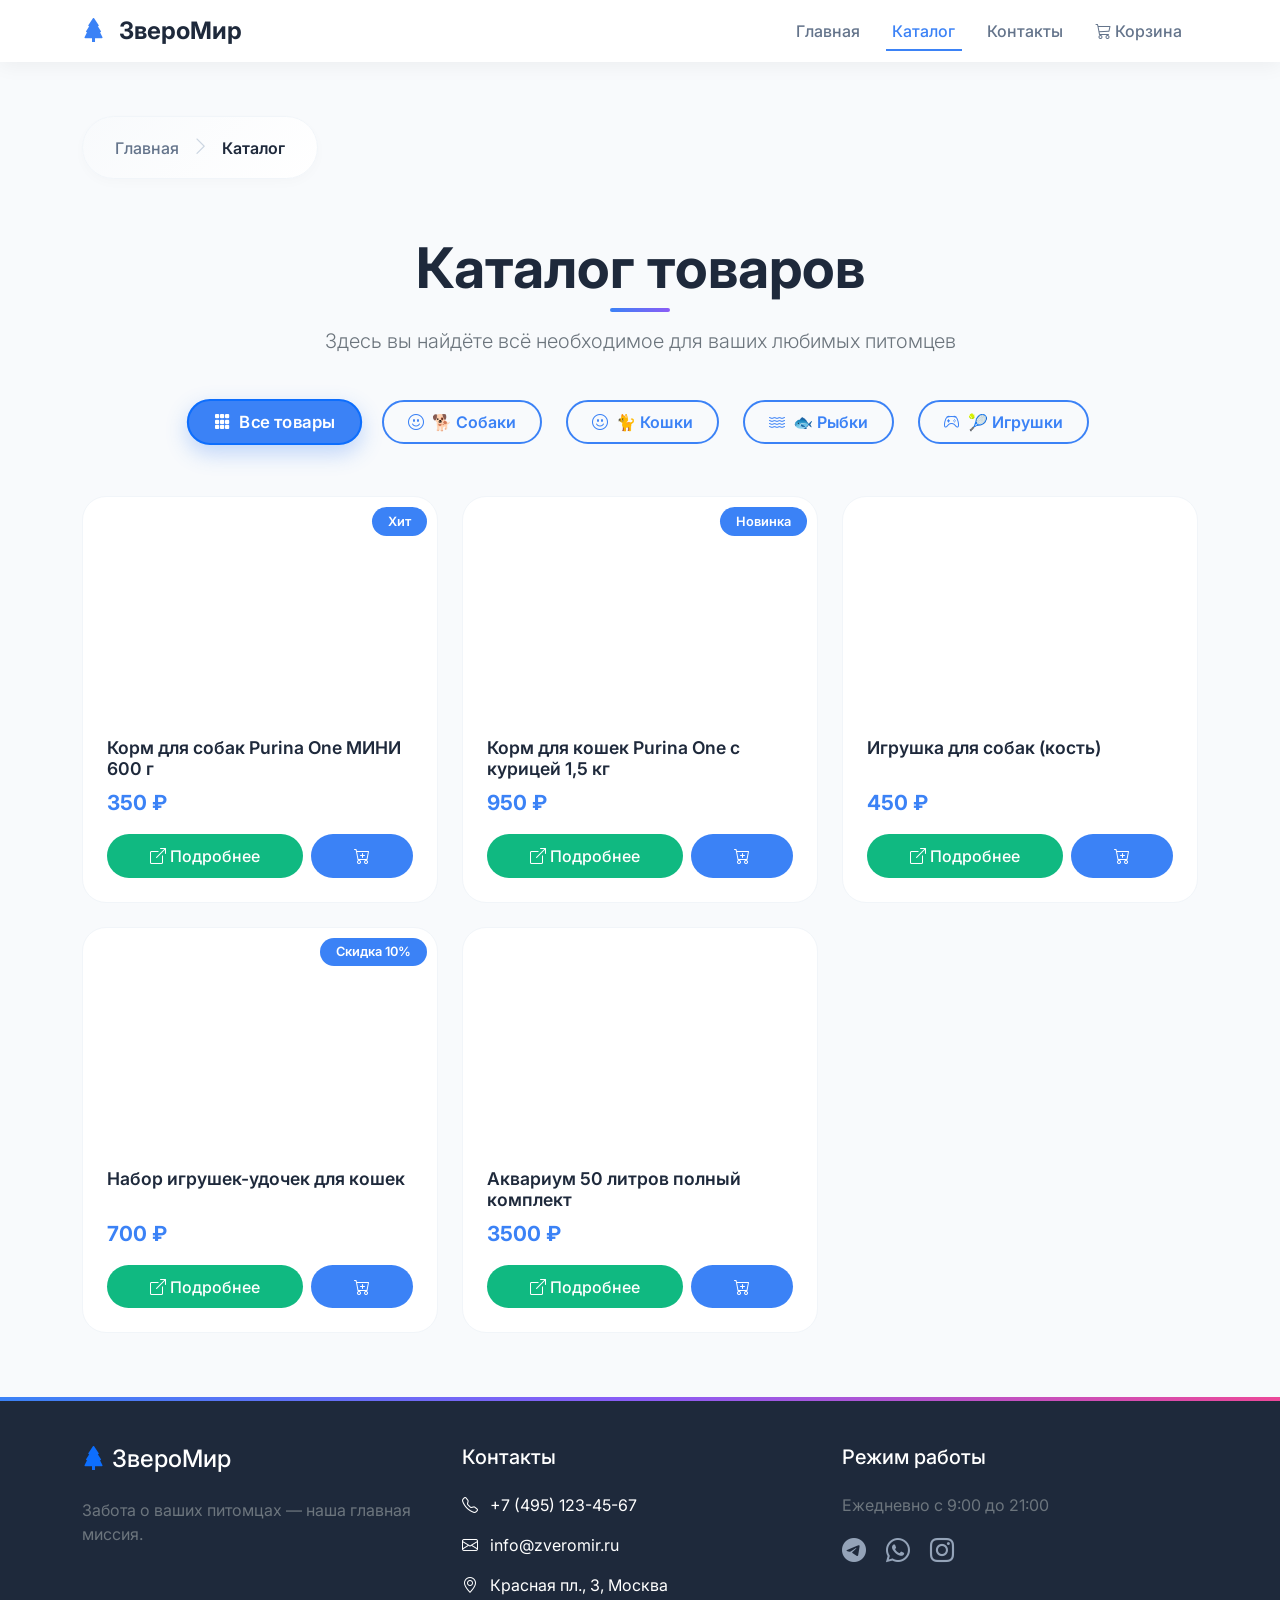
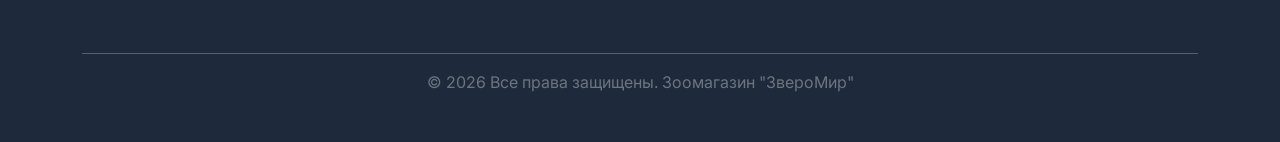
<file: catalog.html>
<!doctype html>
<html lang="ru">
<head>
    <meta charset="UTF-8">
    <meta name="viewport" content="width=device-width, initial-scale=1.0">
    <title>Каталог - Зоомагазин "ЗвероМир"</title>
    
    <!-- Bootstrap CSS -->
    <link href="https://cdn.jsdelivr.net/npm/bootstrap@5.3.0/dist/css/bootstrap.min.css" rel="stylesheet">
    <!-- Bootstrap Icons -->
    <link rel="stylesheet" href="https://cdn.jsdelivr.net/npm/bootstrap-icons@1.11.0/font/bootstrap-icons.css">
    <!-- AOS Animation Library -->
    <link href="https://unpkg.com/aos@2.3.1/dist/aos.css" rel="stylesheet">
    <!-- Custom CSS -->
    <link rel="stylesheet" href="style.css">
</head>
<body>

<!-- Навигационная панель -->
<nav class="navbar navbar-expand-lg navbar-light fixed-top">
    <div class="container">
        <a class="navbar-brand" href="index.html">
            <i class="bi bi-tree-fill"></i> ЗвероМир
        </a>
        <button class="navbar-toggler" type="button" data-bs-toggle="collapse" data-bs-target="#navbarNav">
            <span class="navbar-toggler-icon"></span>
        </button>
        <div class="collapse navbar-collapse" id="navbarNav">
            <ul class="navbar-nav ms-auto">
                <li class="nav-item">
                    <a class="nav-link" href="index.html">Главная</a>
                </li>
                <li class="nav-item">
                    <a class="nav-link active" href="catalog.html">Каталог</a>
                </li>
                <li class="nav-item">
                    <a class="nav-link" href="contacts.html">Контакты</a>
                </li>
                <li class="nav-item">
                    <a class="nav-link cart-link" href="cart.html">
                        <i class="bi bi-cart3"></i> Корзина
                        <span class="cart-count d-none">0</span>
                    </a>
                </li>
            </ul>
        </div>
    </div>
</nav>

<!-- Хлебные крошки -->
<div class="container mt-4">
    <div class="breadcrumb-custom" data-aos="fade-up">
        <a href="index.html">Главная</a>
        <i class="bi bi-chevron-right"></i>
        <span class="active">Каталог</span>
    </div>
</div>

<!-- Заголовок -->
<section class="py-4">
    <div class="container text-center" data-aos="fade-up">
        <h1 class="display-4 fw-bold mb-4">Каталог товаров</h1>
        <p class="lead text-secondary mx-auto" style="max-width: 700px;" data-aos="fade-up" data-aos-delay="100">
            Здесь вы найдёте всё необходимое для ваших любимых питомцев
        </p>
    </div>
</section>

<!-- Кнопки-фильтры -->
<div class="container mb-5">
    <div class="d-flex justify-content-center gap-3 flex-wrap" data-aos="fade-up" data-aos-delay="200">
        <button class="btn btn-outline-primary rounded-pill px-4 py-2 filter-btn active" data-filter="all">
            <i class="bi bi-grid-3x3-gap-fill me-2"></i>Все товары
        </button>
        <button class="btn btn-outline-primary rounded-pill px-4 py-2 filter-btn" data-filter="dogs">
            <i class="bi bi-emoji-smile me-2"></i>🐕 Собаки
        </button>
        <button class="btn btn-outline-primary rounded-pill px-4 py-2 filter-btn" data-filter="cats">
            <i class="bi bi-emoji-smile me-2"></i>🐈 Кошки
        </button>
        <button class="btn btn-outline-primary rounded-pill px-4 py-2 filter-btn" data-filter="fish">
            <i class="bi bi-water me-2"></i>🐟 Рыбки
        </button>
        <button class="btn btn-outline-primary rounded-pill px-4 py-2 filter-btn" data-filter="toys">
            <i class="bi bi-controller me-2"></i>🎾 Игрушки
        </button>
    </div>
</div>

<!-- Индикатор загрузки -->
<div class="loading-spinner" id="loadingSpinner">
    <div class="loader"></div>
    <p class="mt-3 text-secondary">Загрузка товаров...</p>
</div>

<!-- Товары -->
<div class="container">
    <div class="row g-4" id="productsContainer"></div>
</div>

<!-- Кнопка наверх -->
<button id="scrollTopBtn" class="btn btn-primary">
    <i class="bi bi-arrow-up"></i>
</button>

<!-- Уведомления -->
<div id="notification-container"></div>

<!-- Футер -->
<footer>
    <div class="container">
        <div class="row">
            <div class="col-md-4 mb-4" data-aos="fade-up" data-aos-delay="100">
                <h4 class="mb-4"><i class="bi bi-tree-fill text-primary"></i> ЗвероМир</h4>
                <p class="text-secondary">Забота о ваших питомцах — наша главная миссия.</p>
            </div>
            <div class="col-md-4 mb-4" data-aos="fade-up" data-aos-delay="200">
                <h5 class="mb-4">Контакты</h5>
                <p><i class="bi bi-telephone me-2"></i> +7 (495) 123-45-67</p>
                <p><i class="bi bi-envelope me-2"></i> info@zveromir.ru</p>
                <p><i class="bi bi-geo-alt me-2"></i> Красная пл., 3, Москва</p>
            </div>
            <div class="col-md-4 mb-4" data-aos="fade-up" data-aos-delay="300">
                <h5 class="mb-4">Режим работы</h5>
                <p class="text-secondary">Ежедневно с 9:00 до 21:00</p>
                <div class="social-links">
                    <a href="#"><i class="bi bi-telegram"></i></a>
                    <a href="#"><i class="bi bi-whatsapp"></i></a>
                    <a href="#"><i class="bi bi-instagram"></i></a>
                </div>
            </div>
        </div>
        <hr class="bg-secondary">
        <p class="text-center text-secondary mb-0">&copy; 2026 Все права защищены. Зоомагазин "ЗвероМир"</p>
    </div>
</footer>

<!-- Bootstrap JS -->
<script src="https://cdn.jsdelivr.net/npm/bootstrap@5.3.0/dist/js/bootstrap.bundle.min.js"></script>
<!-- AOS JS -->
<script src="https://unpkg.com/aos@2.3.1/dist/aos.js"></script>
<!-- Cart JS -->
<script src="cart.js"></script>
<script>
    // Инициализация AOS
    AOS.init({ duration: 800, once: true });

    // Данные товаров
    const products = [
        { 
            id: 'product1', 
            name: 'Корм для собак Purina One МИНИ 600 г', 
            price: 350, 
            image: 'https://shop.purina.ru/media/catalog/product//5/2/52530a60-5947-11ee-8527-06612dae177d_jedk5vrzirrvaqpb.png', 
            category: 'dogs',
            link: 'product1.html',
            badge: 'Хит'
        },
        { 
            id: 'product2', 
            name: 'Корм для кошек Purina One с курицей 1,5 кг', 
            price: 950, 
            image: 'https://shop.purina.ru/media/catalog/product//1/0/104ab9ae-5e12-11ee-aa1b-067a761482e2_jfnxm2svorofzwvq.webp', 
            category: 'cats',
            link: 'product2.html',
            badge: 'Новинка'
        },
        { 
            id: 'product3', 
            name: 'Игрушка для собак (кость)', 
            price: 450, 
            image: 'https://aqplus.ru/upload/resize_cache/iblock/6ba/1200_1200_140cd750bba9870f18aada2478b24840a/ezvguzrqlldu1kr1p1bsrg2urei8o5ng.jpg', 
            category: 'toys',
            link: 'product3.html'
        },
        { 
            id: 'product4', 
            name: 'Набор игрушек-удочек для кошек', 
            price: 700, 
            image: 'https://api.zapovednik96.ru/upload/iblock/500/500fc4b9103d50aaf9e6d7cd3fbefd99.jpg', 
            category: 'toys',
            link: 'product4.html',
            badge: 'Скидка 10%'
        },
        { 
            id: 'product5', 
            name: 'Аквариум 50 литров полный комплект', 
            price: 3500, 
            image: 'https://dolinaakvariumov.ru/image/cache/catalog/Akvas_2024/pryamoj/50loreh-300x300.jpg', 
            category: 'fish',
            link: 'product5.html'
        }
    ];

    // Функция для отображения товаров
    function displayProducts(filter = 'all') {
        const container = document.getElementById('productsContainer');
        const spinner = document.getElementById('loadingSpinner');
        
        if (!container) return;
        
        spinner.classList.add('show');
        
        setTimeout(() => {
            const filtered = filter === 'all' ? products : products.filter(p => p.category === filter);
            
            if (filtered.length === 0) {
                container.innerHTML = `
                    <div class="col-12 text-center py-5">
                        <i class="bi bi-emoji-frown display-1 text-secondary mb-4"></i>
                        <h3 class="fw-bold mb-3">Товары не найдены</h3>
                        <p class="text-secondary mb-4">В этой категории пока нет товаров</p>
                        <button class="btn btn-primary filter-btn" data-filter="all">Показать все товары</button>
                    </div>
                `;
            } else {
                container.innerHTML = filtered.map((product, index) => `
                    <div class="col-md-6 col-lg-4">
                        <div class="product-card">
                            ${product.badge ? `<span class="product-badge">${product.badge}</span>` : ''}
                            <img src="${product.image}" class="img-fluid" alt="${product.name}" 
                                 onerror="this.src='https://via.placeholder.com/250x250?text=Нет+фото'">
                            <h5>${product.name}</h5>
                            <p class="price">${product.price} ₽</p>
                            <div class="d-flex gap-2">
                                <a href="${product.link}" class="btn btn-success flex-grow-1">
                                    <i class="bi bi-box-arrow-up-right me-1"></i>Подробнее
                                </a>
                                <button class="btn btn-primary add-to-cart-btn flex-grow-1" 
                                        data-id="${product.id}"
                                        data-name="${product.name}"
                                        data-price="${product.price}"
                                        data-image="${product.image}">
                                    <i class="bi bi-cart-plus"></i>
                                </button>
                            </div>
                        </div>
                    </div>
                `).join('');
            }
            
            spinner.classList.remove('show');
            
            // Добавляем обработчики для кнопок "В корзину"
            attachAddToCartHandlers();
        }, 300);
    }

    // Функция для обработки кнопок добавления в корзину
    function attachAddToCartHandlers() {
        document.querySelectorAll('.add-to-cart-btn').forEach(btn => {
            btn.removeEventListener('click', handleAddToCart);
            btn.addEventListener('click', handleAddToCart);
        });
    }

    // Обработчик добавления в корзину
    function handleAddToCart(e) {
        e.preventDefault();
        e.stopPropagation();
        
        const product = {
            id: this.dataset.id,
            name: this.dataset.name,
            price: parseInt(this.dataset.price),
            image: this.dataset.image
        };
        
        // Используем CartManager
        if (window.CartManager) {
            window.CartManager.addToCart(product);
        }
    }

    // Инициализация при загрузке
    document.addEventListener('DOMContentLoaded', function() {
        displayProducts('all');
        
        // Обработчики фильтров
        document.querySelectorAll('.filter-btn').forEach(btn => {
            btn.addEventListener('click', function() {
                document.querySelectorAll('.filter-btn').forEach(b => b.classList.remove('active'));
                this.classList.add('active');
                displayProducts(this.dataset.filter);
            });
        });
    });
</script>
</body>
</html>
</file>
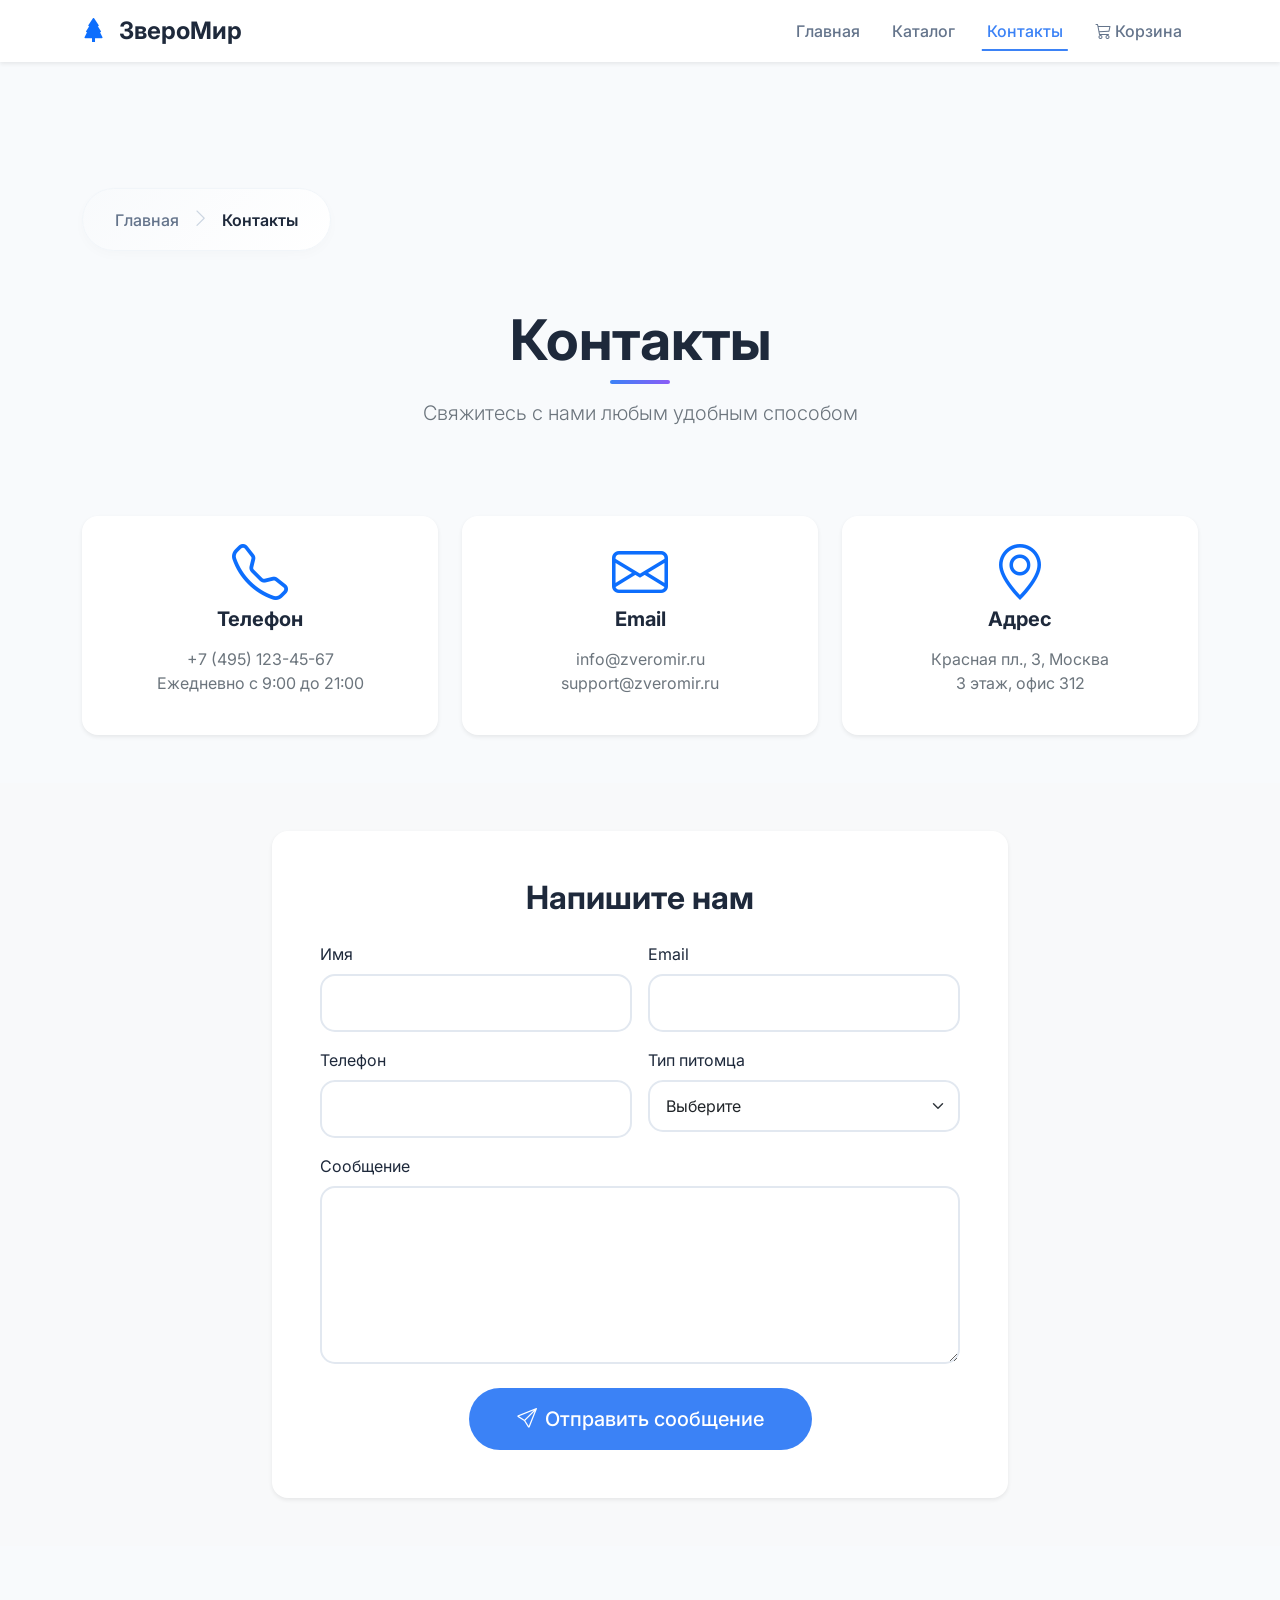
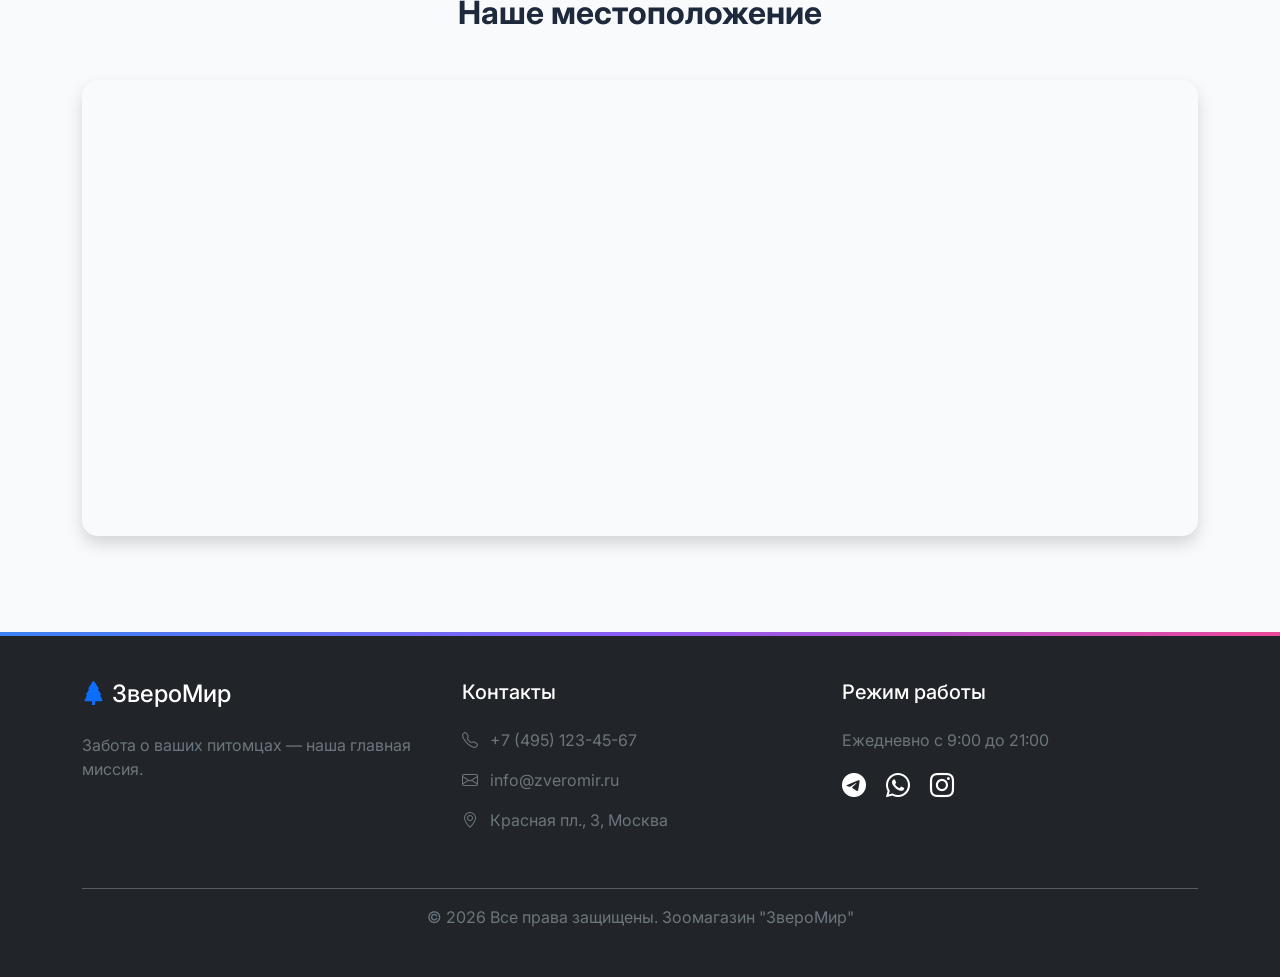
<file: contacts.html>
<!doctype html>
<html lang="ru">
<head>
    <meta charset="UTF-8">
    <meta name="viewport" content="width=device-width, initial-scale=1.0">
    <title>Контакты - Зоомагазин "ЗвероМир"</title>
    
    <!-- Bootstrap CSS -->
    <link href="https://cdn.jsdelivr.net/npm/bootstrap@5.3.0/dist/css/bootstrap.min.css" rel="stylesheet">
    <!-- Bootstrap Icons -->
    <link rel="stylesheet" href="https://cdn.jsdelivr.net/npm/bootstrap-icons@1.11.0/font/bootstrap-icons.css">
    <!-- AOS Animation Library -->
    <link href="https://unpkg.com/aos@2.3.1/dist/aos.css" rel="stylesheet">
    <!-- Custom CSS -->
    <link rel="stylesheet" href="style.css">
</head>
<body>

<!-- Навигационная панель -->
<nav class="navbar navbar-expand-lg navbar-light bg-white shadow-sm fixed-top">
    <div class="container">
        <a class="navbar-brand logo" href="index.html">
            <i class="bi bi-tree-fill text-primary"></i> ЗвероМир
        </a>
        <button class="navbar-toggler" type="button" data-bs-toggle="collapse" data-bs-target="#navbarNav">
            <span class="navbar-toggler-icon"></span>
        </button>
        <div class="collapse navbar-collapse" id="navbarNav">
            <ul class="navbar-nav ms-auto">
                <li class="nav-item">
                    <a class="nav-link" href="index.html">Главная</a>
                </li>
                <li class="nav-item">
                    <a class="nav-link" href="catalog.html">Каталог</a>
                </li>
                <li class="nav-item">
                    <a class="nav-link active" href="contacts.html">Контакты</a>
                </li>
                <li class="nav-item">
                    <a class="nav-link cart-link" href="cart.html" id="cartLink">
                        <i class="bi bi-cart3"></i> Корзина
                        <span class="cart-count d-none">0</span>
                    </a>
                </li>
            </ul>
        </div>
    </div>
</nav>

<!-- Хлебные крошки -->
<div class="container mt-5 pt-5">
    <div class="breadcrumb-custom" data-aos="fade-up">
        <a href="index.html">Главная</a>
        <i class="bi bi-chevron-right"></i>
        <span class="active">Контакты</span>
    </div>
</div>

<!-- Заголовок -->
<section class="py-4">
    <div class="container text-center" data-aos="fade-up">
        <h1 class="display-4 fw-bold mb-4">Контакты</h1>
        <p class="lead text-secondary mx-auto" style="max-width: 700px;">
            Свяжитесь с нами любым удобным способом
        </p>
    </div>
</section>

<!-- Контактная информация -->
<section class="py-5">
    <div class="container">
        <div class="row g-4">
            <div class="col-md-4" data-aos="fade-up" data-aos-delay="100">
                <div class="bg-white p-4 rounded-4 shadow-sm text-center h-100">
                    <i class="bi bi-telephone display-4 text-primary mb-3"></i>
                    <h3 class="h5 fw-bold mb-3">Телефон</h3>
                    <p class="text-secondary mb-0">+7 (495) 123-45-67</p>
                    <p class="text-secondary">Ежедневно с 9:00 до 21:00</p>
                </div>
            </div>
            <div class="col-md-4" data-aos="fade-up" data-aos-delay="200">
                <div class="bg-white p-4 rounded-4 shadow-sm text-center h-100">
                    <i class="bi bi-envelope display-4 text-primary mb-3"></i>
                    <h3 class="h5 fw-bold mb-3">Email</h3>
                    <p class="text-secondary mb-0">info@zveromir.ru</p>
                    <p class="text-secondary">support@zveromir.ru</p>
                </div>
            </div>
            <div class="col-md-4" data-aos="fade-up" data-aos-delay="300">
                <div class="bg-white p-4 rounded-4 shadow-sm text-center h-100">
                    <i class="bi bi-geo-alt display-4 text-primary mb-3"></i>
                    <h3 class="h5 fw-bold mb-3">Адрес</h3>
                    <p class="text-secondary mb-0">Красная пл., 3, Москва</p>
                    <p class="text-secondary">3 этаж, офис 312</p>
                </div>
            </div>
        </div>
    </div>
</section>

<!-- Форма обратной связи -->
<section class="py-5 bg-light">
    <div class="container">
        <div class="row justify-content-center">
            <div class="col-lg-8">
                <div class="bg-white p-5 rounded-4 shadow-sm" data-aos="fade-up">
                    <h2 class="text-center fw-bold mb-4">Напишите нам</h2>
                    <form id="contactForm" class="needs-validation" novalidate>
                        <div class="row g-3">
                            <div class="col-md-6">
                                <label class="form-label">Имя</label>
                                <input type="text" class="form-control form-control-lg" required>
                                <div class="invalid-feedback">Введите имя</div>
                            </div>
                            <div class="col-md-6">
                                <label class="form-label">Email</label>
                                <input type="email" class="form-control form-control-lg" required>
                                <div class="invalid-feedback">Введите корректный email</div>
                            </div>
                            <div class="col-md-6">
                                <label class="form-label">Телефон</label>
                                <input type="tel" class="form-control form-control-lg">
                            </div>
                            <div class="col-md-6">
                                <label class="form-label">Тип питомца</label>
                                <select class="form-select form-control-lg">
                                    <option value="">Выберите</option>
                                    <option value="dog">Собака</option>
                                    <option value="cat">Кошка</option>
                                    <option value="fish">Рыбки</option>
                                    <option value="bird">Птицы</option>
                                    <option value="rodent">Грызуны</option>
                                    <option value="reptile">Рептилии</option>
                                </select>
                            </div>
                            <div class="col-12">
                                <label class="form-label">Сообщение</label>
                                <textarea class="form-control form-control-lg" rows="5" required></textarea>
                                <div class="invalid-feedback">Введите сообщение</div>
                            </div>
                            <div class="col-12 text-center mt-4">
                                <button type="submit" class="btn btn-primary btn-lg px-5 py-3">
                                    <i class="bi bi-send me-2"></i>Отправить сообщение
                                </button>
                            </div>
                        </div>
                    </form>
                </div>
            </div>
        </div>
    </div>
</section>

<!-- Карта -->
<section class="py-5">
    <div class="container">
        <h2 class="text-center fw-bold mb-5" data-aos="fade-up">Наше местоположение</h2>
        <div class="rounded-4 overflow-hidden shadow" data-aos="fade-up">
            <iframe src="https://www.google.com/maps/embed?pb=!1m18!1m12!1m3!1d2245.373789929247!2d37.61773491593037!3d55.75199498055105!2m3!1f0!2f0!3f0!3m2!1i1024!2i768!4f13.1!3m3!1m2!1s0x46b54a5a738fa419%3A0x7c347d506b52311f!2z0JzQvtGB0LrQstCw!5e0!3m2!1sru!2sru!4v1645451234567!5m2!1sru!2sru" 
                    width="100%" 
                    height="450" 
                    style="border:0;" 
                    allowfullscreen="" 
                    loading="lazy"
                    title="Карта"></iframe>
        </div>
    </div>
</section>

<!-- Кнопка наверх -->
<button id="scrollTopBtn" class="btn btn-primary">
    <i class="bi bi-arrow-up"></i>
</button>

<!-- Уведомления -->
<div id="notification-container"></div>

<!-- Футер -->
<footer class="bg-dark text-white py-5 mt-5">
    <div class="container">
        <div class="row">
            <div class="col-md-4 mb-4">
                <h4 class="mb-4"><i class="bi bi-tree-fill text-primary"></i> ЗвероМир</h4>
                <p class="text-secondary">Забота о ваших питомцах — наша главная миссия.</p>
            </div>
            <div class="col-md-4 mb-4">
                <h5 class="mb-4">Контакты</h5>
                <p class="text-secondary"><i class="bi bi-telephone me-2"></i> +7 (495) 123-45-67</p>
                <p class="text-secondary"><i class="bi bi-envelope me-2"></i> info@zveromir.ru</p>
                <p class="text-secondary"><i class="bi bi-geo-alt me-2"></i> Красная пл., 3, Москва</p>
            </div>
            <div class="col-md-4 mb-4">
                <h5 class="mb-4">Режим работы</h5>
                <p class="text-secondary">Ежедневно с 9:00 до 21:00</p>
                <div class="social-links">
                    <a href="#" class="text-white me-3"><i class="bi bi-telegram fs-4"></i></a>
                    <a href="#" class="text-white me-3"><i class="bi bi-whatsapp fs-4"></i></a>
                    <a href="#" class="text-white"><i class="bi bi-instagram fs-4"></i></a>
                </div>
            </div>
        </div>
        <hr class="bg-secondary">
        <p class="text-center text-secondary mb-0">&copy; 2026 Все права защищены. Зоомагазин "ЗвероМир"</p>
    </div>
</footer>

<!-- Bootstrap JS -->
<script src="https://cdn.jsdelivr.net/npm/bootstrap@5.3.0/dist/js/bootstrap.bundle.min.js"></script>
<!-- AOS JS -->
<script src="https://unpkg.com/aos@2.3.1/dist/aos.js"></script>
<!-- Cart JS -->
<script src="cart.js"></script>
<script>
    AOS.init({ duration: 800, once: true });

    // Валидация формы
    document.getElementById('contactForm').addEventListener('submit', function(e) {
        e.preventDefault();
        
        if (this.checkValidity()) {
            if (window.CartManager) {
                window.CartManager.showNotification('Сообщение отправлено! Мы свяжемся с вами в ближайшее время.', 'success');
            }
            this.reset();
            this.classList.remove('was-validated');
        } else {
            this.classList.add('was-validated');
        }
    });
</script>
</body>
</html>
</file>
<file: style.css>
/* style.css - Основные стили для всех страниц */
@import url('https://fonts.googleapis.com/css2?family=Inter:wght@300;400;500;600;700&display=swap');

* {
    margin: 0;
    padding: 0;
    box-sizing: border-box;
}

body {
    font-family: 'Inter', sans-serif;
    background-color: #f8fafc;
    color: #1e293b;
    padding-top: 76px;
    overflow-x: hidden;
}

/* ===== НАВИГАЦИЯ ===== */
.navbar {
    backdrop-filter: blur(10px);
    background-color: rgba(255, 255, 255, 0.95) !important;
    box-shadow: 0 4px 20px rgba(0, 0, 0, 0.05);
    transition: all 0.3s ease;
}

.navbar.scrolled {
    padding: 0.5rem 1rem;
    background-color: rgba(255, 255, 255, 0.98) !important;
    box-shadow: 0 4px 20px rgba(0, 0, 0, 0.1);
}

.navbar-brand {
    font-weight: 700;
    font-size: 1.5rem;
    color: #1e293b;
    transition: transform 0.3s ease;
}

.navbar-brand:hover {
    transform: scale(1.05);
}

.navbar-brand i {
    color: #3b82f6;
    margin-right: 8px;
    animation: pulse 2s infinite;
}

.nav-link {
    font-weight: 500;
    color: #64748b !important;
    transition: all 0.3s ease;
    padding: 0.5rem 1rem !important;
    position: relative;
}

.nav-link::after {
    content: '';
    position: absolute;
    bottom: 0;
    left: 50%;
    transform: translateX(-50%);
    width: 0;
    height: 2px;
    background: #3b82f6;
    transition: width 0.3s ease;
}

.nav-link:hover::after,
.nav-link.active::after {
    width: 80%;
}

.nav-link:hover, .nav-link.active {
    color: #3b82f6 !important;
}

.cart-link {
    position: relative;
}

.cart-count {
    background-color: #ef4444;
    color: white;
    font-size: 0.7rem;
    font-weight: 600;
    padding: 0.2rem 0.5rem;
    border-radius: 20px;
    position: absolute;
    top: -5px;
    right: -10px;
    min-width: 20px;
    text-align: center;
}

/* ===== ХЛЕБНЫЕ КРОШКИ ===== */
.breadcrumb-custom {
    background: linear-gradient(135deg, #f8fafc 0%, #ffffff 100%);
    padding: 1rem 2rem;
    border-radius: 50px;
    margin: 1rem 0 2rem;
    display: inline-block;
    box-shadow: 0 4px 12px rgba(0, 0, 0, 0.02);
    border: 1px solid #f1f5f9;
}

.breadcrumb-custom a {
    color: #64748b;
    text-decoration: none;
    font-weight: 500;
    transition: all 0.3s ease;
}

.breadcrumb-custom a:hover {
    color: #3b82f6;
}

.breadcrumb-custom .active {
    color: #1e293b;
    font-weight: 600;
}

.breadcrumb-custom i {
    font-size: 1.2rem;
    margin: 0 0.5rem;
    color: #cbd5e1;
}

/* ===== ЗАГОЛОВКИ ===== */
h1 {
    font-weight: 700;
    font-size: 2.5rem;
    color: #1e293b;
    margin-bottom: 1rem;
    position: relative;
    display: inline-block;
}

h1::after {
    content: '';
    position: absolute;
    bottom: -10px;
    left: 0;
    width: 60px;
    height: 4px;
    background: linear-gradient(90deg, #3b82f6, #8b5cf6);
    border-radius: 2px;
}

.text-center h1::after {
    left: 50%;
    transform: translateX(-50%);
}

/* ===== КАРТОЧКИ ТОВАРОВ ===== */
.product-card {
    background: white;
    border-radius: 24px;
    padding: 1.5rem;
    height: 100%;
    transition: all 0.3s cubic-bezier(0.4, 0, 0.2, 1);
    border: 1px solid #f1f5f9;
    position: relative;
    overflow: hidden;
    display: flex;
    flex-direction: column;
}

.product-card:hover {
    transform: translateY(-10px);
    box-shadow: 0 20px 40px rgba(0, 0, 0, 0.1);
}

.product-card img {
    height: 200px;
    object-fit: contain;
    margin-bottom: 1rem;
    transition: transform 0.5s ease;
}

.product-card:hover img {
    transform: scale(1.05);
}

.product-card h5 {
    font-weight: 600;
    margin-bottom: 0.5rem;
    color: #1e293b;
    font-size: 1.1rem;
    flex-grow: 1;
}

.product-card .price {
    color: #3b82f6;
    font-weight: 700;
    font-size: 1.3rem;
    margin-bottom: 1rem;
}

.product-badge {
    position: absolute;
    top: 10px;
    right: 10px;
    background: #3b82f6;
    color: white;
    padding: 0.3rem 1rem;
    border-radius: 20px;
    font-size: 0.8rem;
    font-weight: 600;
    z-index: 1;
}

/* ===== КНОПКИ ===== */
.btn {
    border-radius: 40px;
    padding: 0.6rem 1.5rem;
    font-weight: 500;
    transition: all 0.3s ease;
}

.btn-success {
    background: #10b981;
    border: none;
}

.btn-success:hover {
    background: #059669;
    transform: translateY(-2px);
    box-shadow: 0 8px 20px rgba(16, 185, 129, 0.3);
}

.btn-primary {
    background: #3b82f6;
    border: none;
}

.btn-primary:hover {
    background: #2563eb;
    transform: translateY(-2px);
    box-shadow: 0 8px 20px rgba(59, 130, 246, 0.3);
}

.btn-outline-primary {
    border: 2px solid #3b82f6;
    color: #3b82f6;
    background: transparent;
}

.btn-outline-primary:hover {
    background: #3b82f6;
    color: white;
    transform: translateY(-2px);
    box-shadow: 0 8px 20px rgba(59, 130, 246, 0.2);
}

/* ===== ФИЛЬТРЫ ===== */
.filter-btn {
    border-radius: 40px;
    padding: 0.8rem 2rem;
    font-weight: 600;
    transition: all 0.3s ease;
    margin: 0.25rem;
}

.filter-btn.active {
    background: #3b82f6;
    color: white;
    transform: scale(1.05);
    box-shadow: 0 8px 20px rgba(59, 130, 246, 0.3);
}

/* ===== ФОРМЫ ===== */
.form-control, .form-select {
    border-radius: 15px;
    border: 2px solid #e2e8f0;
    padding: 0.75rem 1rem;
    transition: all 0.3s ease;
}

.form-control:focus, .form-select:focus {
    border-color: #3b82f6;
    box-shadow: 0 0 0 4px rgba(59, 130, 246, 0.1);
}

/* ===== УВЕДОМЛЕНИЯ ===== */
#notification-container {
    position: fixed;
    bottom: 20px;
    right: 20px;
    z-index: 9999;
}

.notification {
    background: white;
    border-radius: 40px;
    padding: 1rem 1.5rem;
    box-shadow: 0 10px 30px rgba(0, 0, 0, 0.15);
    margin-bottom: 0.5rem;
    border-left: 4px solid #3b82f6;
    animation: slideInRight 0.3s ease;
    display: flex;
    align-items: center;
    min-width: 300px;
    max-width: 400px;
}

.notification.success {
    border-left-color: #10b981;
}

.notification.error {
    border-left-color: #ef4444;
}

.notification.info {
    border-left-color: #3b82f6;
}

/* ===== ФУТЕР ===== */
footer {
    background: #1e293b;
    color: white;
    margin-top: 4rem;
    padding: 3rem 0;
    position: relative;
    overflow: hidden;
}

footer::before {
    content: '';
    position: absolute;
    top: 0;
    left: 0;
    right: 0;
    height: 4px;
    background: linear-gradient(90deg, #3b82f6, #8b5cf6, #ec4899);
}

footer a {
    color: #94a3b8;
    text-decoration: none;
    transition: all 0.3s ease;
}

footer a:hover {
    color: white;
}

.social-links a {
    display: inline-block;
    margin-right: 1rem;
    font-size: 1.5rem;
    transition: all 0.3s ease;
}

.social-links a:hover {
    transform: translateY(-5px);
    color: #3b82f6;
}

/* ===== КНОПКА НАВЕРХ ===== */
#scrollTopBtn {
    position: fixed;
    bottom: 30px;
    right: 30px;
    width: 50px;
    height: 50px;
    border-radius: 50%;
    background: #3b82f6;
    color: white;
    border: none;
    cursor: pointer;
    display: flex;
    align-items: center;
    justify-content: center;
    font-size: 1.5rem;
    box-shadow: 0 4px 15px rgba(59, 130, 246, 0.3);
    transition: all 0.3s ease;
    z-index: 99;
    opacity: 0;
    visibility: hidden;
}

#scrollTopBtn.show {
    opacity: 1;
    visibility: visible;
}

#scrollTopBtn:hover {
    transform: translateY(-5px);
    box-shadow: 0 8px 25px rgba(59, 130, 246, 0.4);
}

/* ===== АНИМАЦИИ ===== */
@keyframes slideInRight {
    from {
        transform: translateX(100%);
        opacity: 0;
    }
    to {
        transform: translateX(0);
        opacity: 1;
    }
}

@keyframes slideOutRight {
    from {
        transform: translateX(0);
        opacity: 1;
    }
    to {
        transform: translateX(100%);
        opacity: 0;
    }
}

@keyframes pulse {
    0%, 100% { transform: scale(1); }
    50% { transform: scale(1.1); }
}

/* ===== ЗАГРУЗЧИК ===== */
.loading-spinner {
    display: none;
    text-align: center;
    padding: 2rem;
}

.loading-spinner.show {
    display: block;
}

.loader {
    border: 3px solid #f3f3f3;
    border-radius: 50%;
    border-top: 3px solid #3b82f6;
    width: 40px;
    height: 40px;
    animation: spin 1s linear infinite;
    margin: 0 auto;
}

@keyframes spin {
    0% { transform: rotate(0deg); }
    100% { transform: rotate(360deg); }
}

/* ===== АДАПТИВНОСТЬ ===== */
@media (max-width: 768px) {
    body {
        padding-top: 70px;
    }
    
    h1 {
        font-size: 2rem;
    }
    
    .breadcrumb-custom {
        padding: 0.8rem 1.5rem;
        font-size: 0.9rem;
    }
    
    .notification {
        min-width: 250px;
        max-width: 300px;
    }
    
    #scrollTopBtn {
        bottom: 20px;
        right: 20px;
        width: 40px;
        height: 40px;
        font-size: 1.2rem;
    }
    
    .product-card img {
        height: 150px;
    }
}
</file>
